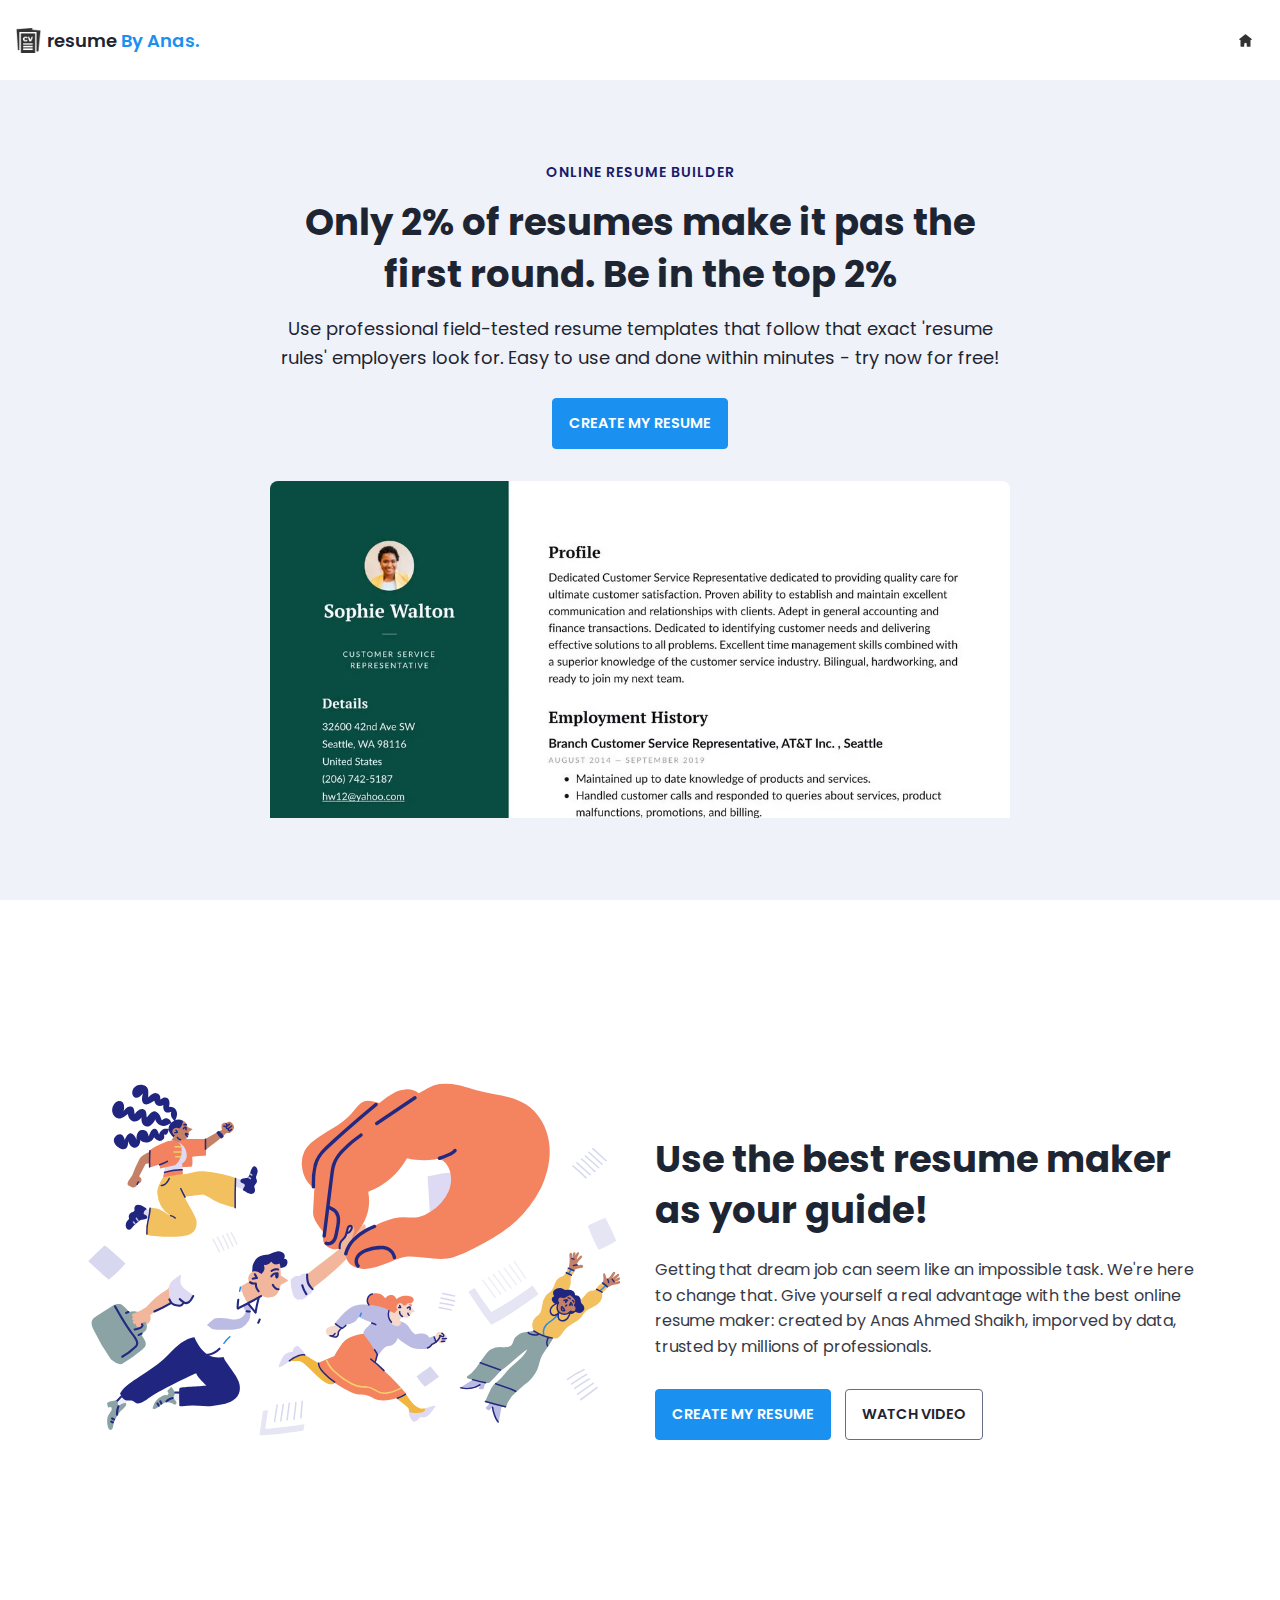
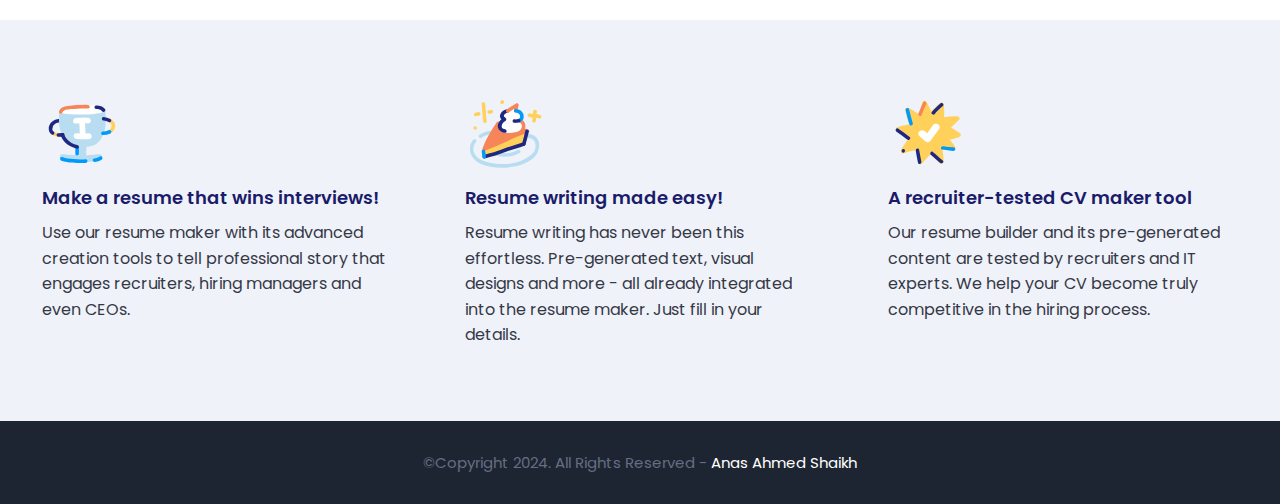
<file: index.html>
<!DOCTYPE html>
<html>
    <head>
        <meta charset="utf-8">
        <title>Resume Builder</title>
        <link rel="stylesheet" href="assets/css/styles.css">
    </head>
    <body>

        <nav class = "navbar bg-white">
            <div class="container">
                <div class = "navbar-content">
                    <div class = "brand-and-toggler">
                        <a href = "index.html" class = "navbar-brand">
                            <img src = "assets/images/cv-icon.png" alt = "" class = "navbar-brand-icon">
                            <span class = "navbar-brand-text">resume <span>By Anas.</span>
                        </a>
                        <button type = "button" href = "index.html">
                            <div class = "navbar-brand-icon">
                                <img src="assets/images/home.jpg" alt="">
                            </div>
                        </button>
                    </div>
                </div>
            </div>
        </nav>

        <header class = "header bg-bright" id = "header">
            <div class = "container">
                <div class = "header-content text-center">
                    <h6 class = "text-uppercase text-blue-dark fs-14 fw-6 ls-1">online resume builder</h6>
                    <h1 class = "lg-title">Only 2% of resumes make it pas the first round. Be in the top 2%</h1>
                    <p class = "text-dark fs-18">Use professional field-tested resume templates that follow that exact 'resume rules' employers look for. Easy to use and done within minutes - try now for free!</p>
                    <a href = "builder.html" class = "btn btn-primary text-uppercase">create my resume</a>
                    <img src = "assets/images/dublin-resume-templates.avif">
                </div>
            </div>
        </header>

        <div class="section-one">
            <div class="container">
                <div class = "section-one-content">
                    <div class="section-one-l">
                        <img src = "assets/images/visual-0.svg">
                    </div>
                    <div class = "section-one-r text-center">
                        <h2 class = "lg-title">Use the best resume maker as your guide!</h2>
                        <p class = "text">Getting that dream job can seem like an impossible task. We're here to change that. Give yourself a real advantage with the best online resume maker: created by Anas Ahmed Shaikh, imporved by data, trusted by millions of professionals.</p>
                        <div class = "btn-group">
                            <a href = "builder.html" class = "btn btn-primary text-uppercase">create my resume</a>
                            <a href = "#" class = "btn btn-secondary text-uppercase">watch video</a>
                        </div>
                    </div>
                </div>
            </div>
        </div>

        <div class = "section-two bg-bright">
            <div class="container">
                <div class="section-two-content">
                    <div class = "section-items">
                        <div class = "section-item">
                            <div class = "section-item-icon">
                                <img src = "assets/images/feature-1.svg" alt = "">
                            </div>
                            <h5 class = "section-item-title">Make a resume that wins interviews!</h5>
                            <p class = "text">Use our resume maker with its advanced creation tools to tell professional story that engages recruiters, hiring managers and even CEOs.</p>
                        </div>

                        <div class = "section-item">
                            <div class = "section-item-icon">
                                <img src = "assets/images/feature-2.svg" alt = "">
                            </div>
                            <h5 class = "section-item-title">Resume writing made easy!</h5>
                            <p class = "text">Resume writing has never been this effortless. Pre-generated text, visual designs and more - all already integrated into the resume maker. Just fill in your details.</p>
                        </div>

                        <div class = "section-item">
                            <div class = "section-item-icon">
                                <img src = "assets/images/feature-3.svg" alt = "">
                            </div>
                            <h5 class = "section-item-title">A recruiter-tested CV maker tool</h5>
                            <p class = "text">Our resume builder and its pre-generated content are tested by recruiters and IT experts. We help your CV become truly competitive in the hiring process.</p>
                        </div>
                    </div>
                </div>
            </div>
        </div>

        <footer class = "footer bg-dark">
            <div class="container">
                <div class = "footer-content text-center">
                    <p class="fs-15">&copy;Copyright 2024. All Rights Reserved - <span>Anas Ahmed Shaikh</span></p>
                </div>
            </div>
        </footer>
        
    </body>
</html>
</file>
<file: assets/css/styles.css>
@import url('https://fonts.googleapis.com/css2?family=Manrope:wght@200;300;400;500;600;700;800&family=Poppins:ital,wght@0,100;0,200;0,300;0,400;0,500;0,600;0,700;0,800;0,900;1,100;1,200;1,300;1,400;1,500;1,600;1,700;1,800;1,900&display=swap');

:root{
    --clr-blue: #1A91F0;
    --clr-blue-mid: #1170CD;
    --clr-blue-dark: #1A1C6A;
    --clr-white: #fff;
    --clr-bright: #EFF2F9;
    --clr-dark: #1e2532;
    --clr-black: #000;
    --clr-grey: #656e83;
    --clr-green: #084C41;
    --font-poppins: 'Poppins', sans-serif;
    --font-manrope: 'Manrope', sans-serif;;
    --transition: all 300ms ease-in-out;
}

*{
    padding: 0;
    margin: 0;
    box-sizing: border-box;
}

html{
    font-size: 10px;
}

body{
    font-size: 1.6rem;
    font-family: var(--font-poppins);
}

button{
    border: none;
    background-color: transparent;
    outline: 0;
    cursor: pointer;
    font-family: inherit;
}

img{
    width: 100%;
    display: block;
}

a{
    text-decoration: none;
}

/* fonts */
.font-poppins{font-family: var(--font-poppins);}
.font-manrope{font-family: var(--font-manrope);}

/* text colors */
.text-blue{color: var(--clr-blue);}
.text-blue-mid{color: var(--clr-blue-mid);}
.text-blue-dark{color: var(--clr-blue-dark);}
.text-bright{color: var(--clr-bright);}
.text-dark{color: var(--clr-dark);}
.text-grey{color: var(--clr-grey);}
.text-white{color: var(--clr-white);}

/* backgrounds */
.bg-blue{background-color: var(--clr-blue);}
.bg-blue-mid{background-color: var(--clr-blue-mid);}
.bg-blue-dark{background-color: var(--clr-blue-dark);}
.bg-bright{background-color: var(--clr-bright);}
.bg-dark{background-color: var(--clr-dark);}
.bg-grey{background-color: var(--clr-grey);}
.bg-white{background-color: var(--clr-white);}
.bg-black{background-color: var(--clr-black);}
.bg-green{background-color: var(--clr-green);}

.text-center{ text-align: center;}
.text-left{text-align: left;}
.text-right{text-align: right;}
.text-uppercase{text-transform: uppercase;}
.text-lowercase{text-transform: lowercase;}
.text-capitalize{text-transform: capitalize;}
.text{
    color: var(--clr-dark);
    opacity: 0.9;
    margin: 2rem 0;
    line-height: 1.6;
}

.fw-2{font-weight: 200;}
.fw-3{font-weight: 300;}
.fw-4{font-weight: 400;}
.fw-5{font-weight: 500;}
.fw-6{font-weight: 600;}
.fw-7{font-weight: 700;}
.fw-8{font-weight: 800;}

.fs-13{font-size: 13px;}
.fs-14{font-size: 14px;}
.fs-15{font-size: 15px;}
.fs-16{font-size: 16px;}
.fs-17{font-size: 17px;}
.fs-18{font-size: 18px;}
.fs-19{font-size: 19px;}
.fs-20{font-size: 20px;}
.fs-21{font-size: 21px;}
.fs-22{font-size: 22px;}
.fs-23{font-size: 23px;}
.fs-24{font-size: 24px;}
.fs-25{font-size: 25px;}

.ls-1{letter-spacing: 1px;}
.ls-2{letter-spacing: 2px;}

.container{
    max-width: 100%;
    margin: 0 auto;
    padding: 0 1.6rem;
}


/* buttons */
.btn{
    font-size: 14.5px;
    font-weight: 600;
    padding: 1.4rem 1.6rem;
    border-radius: 4px;
    display: inline-block;
}

.btn-primary{
    background-color: var(--clr-blue);
    color: var(--clr-white);
    border: 1px solid var(--clr-blue);
    transition: var(--transition);
}

.btn-primary:hover{
    background-color: transparent;
    color: var(--clr-dark);
    border-color: var(--clr-grey);
}

.btn-secondary{
    background-color: transparent;
    color: var(--clr-dark);
    border: 1px solid var(--clr-grey);
    transition: var(--transition);
}

.btn-secondary:hover{
    background-color: var(--clr-blue);
    color: var(--clr-white);
    border-color: var(--clr-blue);
}

.btn-group button:first-child, .btn-group a:first-child{
    margin-right: 1rem!important;
}

/* navbar part */
.navbar{
    height: 80px;
    display: flex;
    align-items: center;
    box-shadow: rgba(0, 0, 0, 0.08) 0px 3px 8px;
}

.navbar .container{
    width: 100%;
}

.navbar-brand{
    display: flex;
    align-items: center;
    justify-content: flex-start;
    font-size: 1.8rem;
}
.navbar-brand-text{
    color: var(--clr-dark);
    font-weight: 600;
}
.navbar-brand-text span{
    color: var(--clr-blue);
}
.navbar-brand-icon{
    width: 25px;
    margin-right: 6px;
    opacity: 0.8;
}
.brand-and-toggler{
    display: flex;
    align-items: center;
    justify-content: space-between;
}
.header{
    min-height: calc(100vh - 80px);
    display: flex;
    flex-direction: column;
    align-items: center;
    justify-content: center;
}
.header-content{
    max-width: 740px;
    margin-right: auto;
    margin-left: auto;
}
.header-content img{
    max-width: 760px;
    border-top-right-radius: 8px;
    border-top-left-radius: 8px;
    margin-top: 3.2rem;
}
.lg-title{
    margin: 1.4rem 0;
    font-size: 37px;
    line-height: 1.4;
    color: var(--clr-dark);
}
.header-content p{
    margin-bottom: 2.6rem;
    line-height: 1.6;
}


/* section one */
.section-one{
    padding: 64px 0;
    min-height: 80vh;
    display: flex;
    align-items: center;
}
.section-one-l img{
    max-width: 545px;
    margin-right: auto;
    margin-left: auto;
}
.section-one-r{
    margin-top: 4rem;
}

.section-one .btn-group{
    margin-top: 2rem;
}
.section-one-r{
    max-width: 545px;
    margin-right: auto;
    margin-left: auto;
}
.section-one-r .btn-group{
    margin-top: 3rem;
}

/* section two */
.section-two{
    padding: 64px 0;
}
.section-two .section-items{
    display: grid;
    gap: 2rem;
}

.section-two .section-item{
    max-width: 350px;
    text-align: center;
    margin-right: auto;
    margin-left: auto;
}
.section-two .section-item-icon{
    margin: 1rem 0;
}
.section-two .section-item-icon img{
    width: 80px;
    margin-right: auto;
    margin-left: auto;
}
.section-two .section-item-title{
    color: var(--clr-blue-dark);
    font-size: 1.8rem;
    font-weight: 600;
}
.section-two .text{
    margin: 0.9rem 0;
}

/* footer */
.footer{
    padding: 3rem 0;
}
.footer-content p{
    color: var(--clr-grey);
}
.footer-content p span{
    color: var(--clr-white);
}

/* media queries */
@media screen and (min-width: 768px){
    .section-two .section-items{
        grid-template-columns: repeat(2, 1fr);
    }
}

@media screen and (min-width: 992px){
    .section-one-content{
        display: grid;
        grid-template-columns: repeat(2, 1fr);
        column-gap: 3rem;
    }
    .section-one-r{
        text-align: left;
    }
    .section-two .section-items{
        grid-template-columns: repeat(3, 1fr);
    }
    .section-two .section-item{
        text-align: left;
    }
    .section-two .section-item-icon img{
        margin-left: 0;
    }
}



/* resume page */
#about-sc{
    padding: 64px 0;
}

.cv-form-row-title{
    background-color: var(--clr-dark);
    padding: 0.8rem 1.6rem;
    margin-bottom: 2rem;
}

.cv-form-row-title h3{
    color: var(--clr-white);
    font-weight: 500;
    text-transform: uppercase;
    letter-spacing: 1.5px;
    font-size: 1.7rem;
}
.cv-form-blk{
    margin: 3rem 0;
}
.cv-form-row{
    padding: 3rem 2rem 0 2rem;
    border: 1px solid rgba(0, 0, 0, 0.08);
    margin-bottom: 1rem;
    position: relative;
}
textarea{
    resize: none;
}
.form-elem{
    margin-bottom: 3rem;
    position: relative;
}
.form-label{
    display: block;
    font-weight: 600;
    font-size: 14px;
    color: var(--clr-dark);
    margin-bottom: 0.5rem;
}
.form-control{
    border-radius: none;
    border: 1px solid rgba(0, 0, 0, 0.1);
    font-size: 14px;
    padding: 0.8rem 1.6rem;
    font-family: inherit;
    width: 100%;
    outline: 0;
    transition: var(--transition);
}

.form-control:focus{
    border-color: rgba(0, 0, 0, 0.3);
}
.form-text{
    color: #ca0b00;
    font-size: 12px;
    position: absolute;
    letter-spacing: 0.5px;
    top: calc(100% + 2px);
    left: 0;
    width: 100%;
}
.cols-3, .cols-2{
    display: grid;
}
.repeater-add-btn{
    width: 25px;
    height: 25px;
    background-color: var(--clr-blue-mid);
    font-size: 1.6rem;
    color: var(--clr-white);
    margin: 1rem 0;
}
.repeater-remove-btn{
    position: absolute;
    top: 10px;
    right: 10px;
    z-index: 999;
    width: 25px;
    height: 25px;
    border-radius: 50%;
    background-color: #ca0b00;
    color: var(--clr-white);
    font-size: 1.6rem;
}

/* preview section */
.preview-cnt{
    border-radius: 5px;
    display: grid;
    grid-template-columns: 32% auto;
    box-shadow: rgba(149, 157, 165, 0.2) 0px 8px 24px;
    overflow: hidden;
}

.preview-cnt-l{
    padding: 3rem 3rem 2rem 3rem;
}
.preview-cnt-r{
    padding: 3rem 3rem 3rem 4rem;
}
.preview-cnt-l .preview-blk:nth-child(1){
    text-align: center;
}
.preview-image{
    width: 120px;
    height: 120px;
    border-radius: 50%;
    overflow: hidden;
    margin-right: auto;
    margin-left: auto;
}
.preview-image img{
    width: 100%;
    height: 100%;
    object-fit: cover;
}
.preview-item-name{
    font-size: 2.4rem;
    font-weight: 600;
    margin: 1.8rem 0;
    position: relative;
}
.preview-item-name::after{
    position: absolute;
    content: "";
    bottom: -10px;
    width: 50px;
    height: 1.5px;
    background-color: rgba(255, 255, 255, 0.5);
    left: 50%;
    transform: translateX(-50%);
}
.preview-blk{
    padding: 1rem 0;
    margin-bottom: 1rem;
}
.preview-blk-title h3{
    text-transform: uppercase;
    letter-spacing: 0.5px;
    border-bottom: 0.5px solid rgba(0, 0, 0, 0.08);
    padding-bottom: 0.5rem;
}
.preview-blk-title{
    margin-bottom: 1rem;
}
.preview-blk-list .preview-item{
    font-size: 1.5rem;
    margin-bottom: 0.2rem;
    opacity: 0.95;
}
.preview-cnt-r .preview-blk-title{
    color: var(--clr-dark);
}
.preview-cnt-r .preview-blk-list .preview-item{
    margin-top: 1.8rem;
}

.achievements-items.preview-blk-list .preview-item span:first-child,
.educations-items.preview-blk-list .preview-item span:first-child,
.experiences-items.preview-blk-list .preview-item span:first-child{
    display: block;
    font-weight: 600;
    margin-bottom: 1rem;
    background-color: rgba(0, 0, 0, 0.03);
}

.educations-items.preview-blk-list .preview-item span:nth-child(2),
.experiences-items.preview-blk-list .preview-item span:nth-child(2){
    font-weight: 600;
    margin-right: 1rem;
}

.educations-items.preview-blk-list .preview-item span:nth-child(3),
.experiences-items.preview-blk-list .preview-item span:nth-child(3){
    font-style: italic;
    margin-right: 1rem;
}

.educations-items.preview-blk-list .preview-item span:nth-child(4),
.educations-items.preview-blk-list .preview-item span:nth-child(5),
.experiences-items.preview-blk-list .preview-item span:nth-child(4),
.experiences-items.preview-blk-list .preview-item span:nth-child(5){
    margin-right: 1rem;
    background-color: var(--clr-green);
    color: var(--clr-white);
    padding: 0 1rem;
    border-radius: 0.6rem;
}

.educations-items.preview-blk-list .preview-item span:nth-child(6),
.experiences-items.preview-blk-list .preview-item span:nth-child(6){
    font-size: 13.5px;
    display: block;
    opacity: 0.8;
    margin-top: 1rem;
}
.projects-items.preview-blk-list .preview-item span{
    display: block;
}

@media screen and (min-width: 768px){
    .cols-3{
        grid-template-columns: repeat(3, 1fr);
        column-gap: 2rem;
    }
    .cols-2{
        grid-template-columns: repeat(2, 1fr);
        column-gap: 2rem;
    }
}

@media screen and (min-width: 992px){
    .cv-form-row{
        padding: 3rem 3rem 0rem 3rem;
    }
    .cols-3{
        grid-template-columns: repeat(3, 1fr);
    }
}

.print-btn-sc{
    margin: 2rem 0 6rem 0;
}

/* print section */
@media print{
    body *{
        visibility: hidden;
    }

    .non_print_area{
        display: none;
    }

    .print_area, .print_area *{
        visibility: visible;
    }

    .print_area{
        width: 100%;
        position: absolute;
        left: 0;
        top: 0;
        overflow: hidden;
    }
}
</file>
